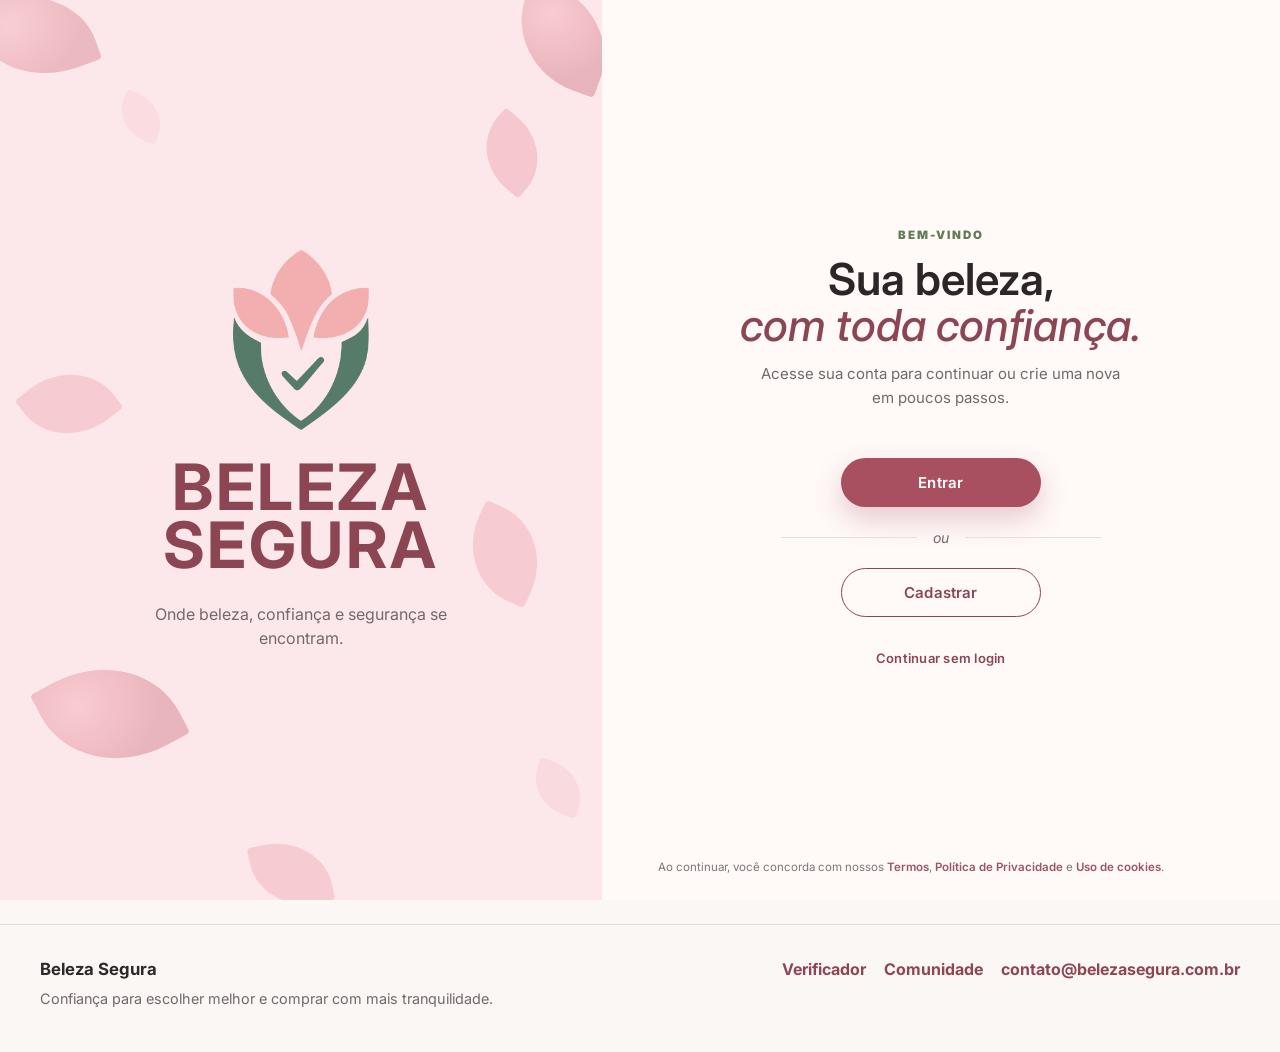
<file: login.html>
<!DOCTYPE html>
<html lang="pt-BR">

<head>
    <meta charset="UTF-8" />
    <meta name="viewport" content="width=device-width, initial-scale=1.0" />
    <title>Beleza Segura - Acesso</title>
    <link rel="icon" type="image/png" href="assets/images/Logo.png">
    <link rel="preconnect" href="https://fonts.googleapis.com">
    <link rel="preconnect" href="https://fonts.gstatic.com" crossorigin>
    <link
        href="https://fonts.googleapis.com/css2?family=Cormorant+Garamond:wght@500;600;700&family=Inter:wght@400;500;600&display=swap"
        rel="stylesheet">
    <link rel="stylesheet" href="assets/css/login.css" />
  <link rel="stylesheet" href="assets/css/theme.css">
<link rel="stylesheet" href="assets/css/site-polish.css">
<link rel="stylesheet" href="assets/css/modern.css">
<link rel="stylesheet" href="assets/css/initials.css">
</head>

<body>
    <div class="app-shell">
        <aside class="brand-panel">
            <span class="petal p1"></span>
            <span class="petal p2"></span>
            <span class="petal p3"></span>
            <span class="petal p4"></span>
            <span class="petal p5"></span>
            <span class="petal p6"></span>
            <span class="petal p7"></span>
            <span class="petal p8"></span>
            <span class="petal p9"></span>

            <div class="brand-inner">
                <div id="logo-area" class="logo-area">
                    <img id="logo-principal" class="logo-img" src="assets/images/Logo.png"
                        alt="SUA LOGO AQUI - troque o src deste img" />
                </div>

                <h1 class="brand-title">BELEZA<br>SEGURA</h1>
                <p class="brand-subtitle">Onde beleza, confiança e segurança se<br>encontram.</p>
            </div>
        </aside>

        <main class="form-panel">

            <!-- Tela de Boas-vindas -->
            <section id="view-welcome" class="view active">
                <div class="view-content welcome-content">
                    <div class="welcome-header">
                        <span class="eyebrow">BEM-VINDO</span>
                        <h2 class="main-title">Sua beleza,<br><em>com toda confiança.</em></h2>
                        <p class="main-subtitle">Acesse sua conta para continuar ou crie uma nova em poucos passos.</p>
                    </div>

                    <div class="actions">
                        <button id="btn-ir-login" class="btn btn-primary">Entrar</button>
                        <div class="divider"><span></span><i>ou</i><span></span></div>
                        <button id="btn-ir-cadastro" class="btn btn-outline">Cadastrar</button>
                        <a href="index.html" class="guest-access-link">Continuar sem login</a>
                    </div>
                </div>
                <footer class="form-footer">
                    Ao continuar, você concorda com nossos <a href="#">Termos</a>, <a href="#">Política de
                        Privacidade</a> e <a href="#">Uso de cookies</a>.
                </footer>
            </section>

            <!-- Tela de Login -->
            <section id="view-login" class="view">
                <button id="btn-voltar-login" class="back-link">
                    <svg width="16" height="16" viewBox="0 0 24 24" fill="none" stroke="currentColor" stroke-width="2">
                        <path d="M15 18l-6-6 6-6" />
                    </svg>
                    VOLTAR
                </button>
                <div class="view-content">
                    <h2 class="form-title">Fazer Login</h2>
                    <p class="form-subtitle">Informe seu e-mail cadastrado e sua senha.</p>

                    <form id="formLogin" onsubmit="Login(event)" class="form">
                        <div class="field">
                            <label for="emailLogin">E-MAIL</label>
                            <input id="emailLogin" class="input" type="email" placeholder="seu@email.com"
                                autocomplete="email" />
                        </div>
                        <div class="field">
                            <label for="SenhaLogin">SENHA</label>
                            <div class="input-wrapper">
                                <input id="SenhaLogin" class="input" type="password" placeholder="Digite sua senha"
                                    autocomplete="current-password" />
                                <button type="button" class="eye-btn" data-toggle-password="SenhaLogin"
                                    aria-label="Mostrar senha">
                                    <svg class="eye-off" width="20" height="20" viewBox="0 0 24 24" fill="none"
                                        stroke="#9B8F93" stroke-width="1.5">
                                        <path d="M3 3l18 18" />
                                        <path d="M10.6 10.6a2 2 0 002.8 2.8" />
                                        <path
                                            d="M9.88 5.09A10.94 10.94 0 0112 5c7 0 10 7 10 7a18.16 18.16 0 01-3.2 4.3" />
                                        <path
                                            d="M14.12 14.12A10.94 10.94 0 0112 15c-7 0-10-7-10-7a18.16 18.16 0 013.2-4.3" />
                                    </svg>
                                    <svg class="eye-on" width="20" height="20" viewBox="0 0 24 24" fill="none"
                                        stroke="#9B8F93" stroke-width="1.5">
                                        <path d="M1 12s4-8 11-8 11 8 11 8-4 8-11 8-11-8-11-8z" />
                                        <circle cx="12" cy="12" r="3" />
                                    </svg>
                                </button>
                            </div>
                        </div>
                        <div class="form-extra">
                            <a href="#" class="link-forgot">Esqueci a senha</a>
                        </div>
                        <button type="submit" class="btn btn-primary btn-full">Entrar</button>
                    </form>
                </div>
                <footer class="form-footer">
                    Ao continuar, você concorda com nossos <a href="#">Termos</a>, <a href="#">Política de
                        Privacidade</a> e <a href="#">Uso de cookies</a>.
                </footer>
            </section>

            <!-- Tela de Cadastro -->
            <section id="view-register" class="view">
                <button id="btn-voltar-cadastro" class="back-link">
                    <svg width="16" height="16" viewBox="0 0 24 24" fill="none" stroke="currentColor" stroke-width="2">
                        <path d="M15 18l-6-6 6-6" />
                    </svg>
                    VOLTAR
                </button>
                <div class="view-content">
                    <h2 class="form-title">Crie sua conta</h2>
                    <p class="form-subtitle">Cadastre-se para cuidar da sua beleza com mais segurança e confiança.</p>

                    <form id="formCadastro" onsubmit="Cadastrar(event)" class="form">
                        <div class="field">
                            <label for="nomeCompleto">NOME COMPLETO</label>
                            <input id="nomeCompleto" class="input" type="text" placeholder="Digite seu nome completo"
                                autocomplete="name" />
                        </div>
                        <div class="field">
                            <label for="emailCadastro">E-MAIL</label>
                            <input id="emailCadastro" class="input" type="email" placeholder="Digite seu e-mail"
                                autocomplete="email" />
                        </div>
                        <div class="field">
                            <label for="senhaCadastro">SENHA</label>
                            <div class="input-wrapper">
                                <input id="senhaCadastro" class="input" type="password" placeholder="Crie sua senha"
                                    autocomplete="new-password" />
                                <button type="button" class="eye-btn" data-toggle-password="senhaCadastro"
                                    aria-label="Mostrar senha">
                                    <svg class="eye-off" width="20" height="20" viewBox="0 0 24 24" fill="none"
                                        stroke="#9B8F93" stroke-width="1.5">
                                        <path d="M3 3l18 18" />
                                        <path d="M10.6 10.6a2 2 0 002.8 2.8" />
                                        <path
                                            d="M9.88 5.09A10.94 10.94 0 0112 5c7 0 10 7 10 7a18.16 18.16 0 01-3.2 4.3" />
                                        <path
                                            d="M14.12 14.12A10.94 10.94 0 0112 15c-7 0-10-7-10-7a18.16 18.16 0 013.2-4.3" />
                                    </svg>
                                    <svg class="eye-on" width="20" height="20" viewBox="0 0 24 24" fill="none"
                                        stroke="#9B8F93" stroke-width="1.5">
                                        <path d="M1 12s4-8 11-8 11 8 11 8-4 8-11 8-11-8-11-8z" />
                                        <circle cx="12" cy="12" r="3" />
                                    </svg>
                                </button>
                            </div>
                        </div>
                        <div class="field">
                            <label for="confirmarSenha">CONFIRMAR SENHA</label>
                            <div class="input-wrapper">
                                <input id="confirmarSenha" class="input" type="password"
                                    placeholder="Confirme sua senha" autocomplete="new-password" />
                                <button type="button" class="eye-btn" data-toggle-password="confirmarSenha"
                                    aria-label="Mostrar senha">
                                    <svg class="eye-off" width="20" height="20" viewBox="0 0 24 24" fill="none"
                                        stroke="#9B8F93" stroke-width="1.5">
                                        <path d="M3 3l18 18" />
                                        <path d="M10.6 10.6a2 2 0 002.8 2.8" />
                                        <path
                                            d="M9.88 5.09A10.94 10.94 0 0112 5c7 0 10 7 10 7a18.16 18.16 0 01-3.2 4.3" />
                                        <path
                                            d="M14.12 14.12A10.94 10.94 0 0112 15c-7 0-10-7-10-7a18.16 18.16 0 013.2-4.3" />
                                    </svg>
                                    <svg class="eye-on" width="20" height="20" viewBox="0 0 24 24" fill="none"
                                        stroke="#9B8F93" stroke-width="1.5">
                                        <path d="M1 12s4-8 11-8 11 8 11 8-4 8-11 8-11-8-11-8z" />
                                        <circle cx="12" cy="12" r="3" />
                                    </svg>
                                </button>
                            </div>
                        </div>
                        <button type="submit" class="btn btn-primary btn-full">Criar conta</button>
                    </form>
                </div>
                <footer class="form-footer">
                    Ao continuar, você concorda com nossos <a href="#">Termos</a>, <a href="#">Política de
                        Privacidade</a> e <a href="#">Uso de cookies</a>.
                </footer>
            </section>
        </main>
    </div>

    <script src="assets/js/script.js"></script>
  <script src="assets/js/shared-ui.js"></script>
</body>

</html>
</file>
<file: assets/css/login.css>
/* PALETA EXTRAÍDA DO SEU ARQUIVO */
:root {
  --primary: #c66f7d;
  --primary-btn: #a84f60;
  --secondary: #8c4653;
  --soft: #fce8eb;
  --bg-main: #fff9f8;
  --bg-card: #ffffff;
  --border: #e8dee1;
  --title: #2e2528;
  --text: #73686c;
  --placeholder: #9b8f93;
  --btn-selected: #7b474f;
  --shadow-primary: 0 12px 28px rgba(168, 79, 96, 0.28);
}

* {
  box-sizing: border-box;
  margin: 0;
  padding: 0;
}
html,
body {
  height: 100%;
}
body {
  font-family: "Inter", sans-serif;
  background: var(--bg-main);
  min-height: 100vh;
  height: 100vh;
  width: 100vw;
  overflow: hidden;
  color: var(--text);
}

.app-shell {
  width: 100vw;
  height: 100vh;
  min-height: 100vh;
  background: var(--bg-main);
  border-radius: 0;
  display: flex;
  overflow: hidden;
}

.brand-panel {
  width: 47%;
  background: var(--soft);
  position: relative;
  display: flex;
  align-items: center;
  justify-content: center;
  overflow: hidden;
  padding: 32px;
}
.brand-inner {
  position: relative;
  z-index: 2;
  text-align: center;
  display: flex;
  flex-direction: column;
  align-items: center;
  gap: 28px;
}
.logo-area {
  width: 180px;
  height: 180px;
  display: flex;
  align-items: center;
  justify-content: center;
  position: relative;
}
.logo-img {
  width: 100%;
  height: 100%;
  object-fit: contain;
  display: block;
}

.brand-title {
  font-family: "Cormorant Garamond", serif;
  font-weight: 700;
  font-size: 64px;
  line-height: 0.9;
  letter-spacing: 0.04em;
  color: var(--secondary);
  text-transform: uppercase;
}
.brand-subtitle {
  font-size: 16px;
  line-height: 1.5;
  color: var(--text);
  max-width: 320px;
}

.petal {
  position: absolute;
  background: radial-gradient(
    70% 70% at 30% 30%,
    #f4b5be 0%,
    #e79aa5 60%,
    #d98b97 100%
  );
  opacity: 0.55;
  border-radius: 4px 78% 4px 78%;
  z-index: 1;
}
.petal.p1 {
  width: 110px;
  height: 90px;
  left: -20px;
  top: -10px;
  transform: rotate(-20deg);
  opacity: 0.5;
}
.petal.p2 {
  width: 46px;
  height: 42px;
  left: 118px;
  top: 96px;
  transform: rotate(22deg);
  opacity: 0.35;
  background: #f7c7cd;
}
.petal.p3 {
  width: 98px;
  height: 92px;
  right: -10px;
  top: -8px;
  transform: rotate(20deg);
}
.petal.p4 {
  width: 68px;
  height: 62px;
  right: 56px;
  top: 122px;
  transform: rotate(40deg);
  background: #f1b0b8;
}
.petal.p5 {
  width: 82px;
  height: 72px;
  left: 28px;
  top: 368px;
  transform: rotate(-38deg);
  background: #f2b4bc;
}
.petal.p6 {
  width: 124px;
  height: 108px;
  left: 48px;
  bottom: 132px;
  transform: rotate(-28deg);
}
.petal.p7 {
  width: 78px;
  height: 84px;
  right: 58px;
  bottom: 304px;
  transform: rotate(24deg);
  background: #f2b4bc;
}
.petal.p8 {
  width: 52px;
  height: 48px;
  right: 18px;
  bottom: 88px;
  transform: rotate(18deg);
  background: #f7d0d5;
}
.petal.p9 {
  width: 76px;
  height: 68px;
  left: 42%;
  bottom: -8px;
  transform: rotate(-12deg);
  background: #f2b4bc;
}

.form-panel {
  width: 53%;
  background: var(--bg-main);
  position: relative;
  display: flex;
  flex-direction: column;
  padding: 32px 56px 24px;
}
.view {
  display: none;
  flex-direction: column;
  height: 100%;
}
.view.active {
  display: flex;
  animation: fadeInView 0.28s cubic-bezier(0.16, 1, 0.3, 1);
}
@keyframes fadeInView {
  from {
    opacity: 0;
    transform: translateY(6px);
  }
  to {
    opacity: 1;
    transform: translateY(0);
  }
}
.view-content {
  flex: 1;
  display: flex;
  flex-direction: column;
}

.back-link {
  background: none;
  border: none;
  font-weight: 600;
  font-size: 13px;
  letter-spacing: 0.06em;
  color: var(--title);
  display: inline-flex;
  align-items: center;
  gap: 8px;
  cursor: pointer;
  margin-bottom: 22px;
  width: fit-content;
}

.eyebrow {
  font-size: 13px;
  letter-spacing: 0.22em;
  color: var(--primary);
  font-weight: 600;
  margin-bottom: 14px;
  display: block;
}
.main-title {
  font-family: "Cormorant Garamond", serif;
  font-size: 44px;
  line-height: 1.05;
  color: var(--title);
  font-weight: 600;
}
.main-title em {
  font-style: italic;
  color: var(--secondary);
  font-weight: 500;
}
.main-subtitle {
  margin-top: 14px;
  font-size: 15px;
  line-height: 1.6;
  color: var(--text);
  max-width: 380px;
}
.welcome-content {
  justify-content: center;
  align-items: center;
  text-align: center;
  gap: 48px;
  padding-top: 40px;
  width: 100%;
  max-width: 440px;
  margin: 0 auto;
}
.welcome-header {
  width: 100%;
  display: flex;
  flex-direction: column;
  align-items: center;
}
.actions {
  width: 100%;
  display: flex;
  flex-direction: column;
  align-items: center;
  gap: 16px;
}
.actions .btn {
  min-width: 200px;
  width: auto;
  padding: 14px 42px;
}

.form-title {
  font-family: "Cormorant Garamond", serif;
  font-size: 38px;
  font-weight: 600;
  color: var(--secondary);
  letter-spacing: 0.02em;
}
.form-subtitle {
  margin-top: 8px;
  font-size: 14px;
  color: var(--text);
}
.form {
  margin-top: 28px;
  display: flex;
  flex-direction: column;
  gap: 18px;
}
.field {
  display: flex;
  flex-direction: column;
  gap: 8px;
}
.field label {
  font-size: 11px;
  letter-spacing: 0.12em;
  font-weight: 600;
  color: var(--text);
}
.input {
  width: 100%;
  background: var(--bg-card);
  border: 1px solid var(--border);
  border-radius: 14px;
  padding: 15px 16px;
  font-size: 14px;
  color: var(--title);
  outline: none;
  transition:
    border-color 0.2s,
    box-shadow 0.2s;
}
.input::placeholder {
  color: var(--placeholder);
}
.input:focus {
  border-color: var(--primary);
  box-shadow: 0 0 0 4px rgba(198, 111, 125, 0.12);
}
.input-wrapper {
  position: relative;
  display: flex;
  align-items: center;
}
.input-wrapper .input {
  padding-right: 44px;
}

.eye-btn {
  position: absolute;
  right: 8px;
  background: none;
  border: none;
  width: 36px;
  height: 36px;
  border-radius: 50%;
  display: grid;
  place-items: center;
  cursor: pointer;
}
.eye-btn .eye-on {
  display: none;
}
.eye-btn.showing .eye-off {
  display: none;
}
.eye-btn.showing .eye-on {
  display: block;
}

.form-extra {
  display: flex;
  justify-content: flex-end;
  margin-top: -4px;
}
.link-forgot {
  font-size: 13px;
  color: var(--secondary);
  text-decoration: none;
  font-weight: 500;
}
.link-forgot:hover {
  text-decoration: underline;
}

.btn {
  border-radius: 999px;
  padding: 16px 22px;
  font-size: 15px;
  font-weight: 600;
  cursor: pointer;
  transition: all 0.2s;
  border: 1px solid transparent;
  letter-spacing: 0.01em;
}
.btn-primary {
  background: var(--primary-btn);
  color: #fff;
  box-shadow: var(--shadow-primary);
}
.btn-primary:hover {
  background: var(--btn-selected);
  transform: translateY(-1px);
}
.btn-outline {
  background: transparent;
  border-color: var(--secondary);
  color: var(--secondary);
}
.btn-outline:hover {
  background: var(--soft);
}
.btn-full {
  width: 100%;
  margin-top: 8px;
}

.divider {
  display: flex;
  align-items: center;
  justify-content: center;
  gap: 16px;
  margin: 6px 0;
  color: var(--text);
  font-family: "Cormorant Garamond", serif;
  font-style: italic;
  width: 100%;
  max-width: 320px;
}
.divider span {
  flex: 1;
  height: 1px;
  background: var(--border);
}
.divider i {
  font-size: 14px;
}

.form-footer {
  margin-top: auto;
  padding-top: 24px;
  font-size: 11.5px;
  line-height: 1.5;
  color: var(--text);
  opacity: 0.9;
}
.form-footer a {
  color: var(--secondary);
  text-decoration: none;
  font-weight: 600;
}
.form-footer a:hover {
  text-decoration: underline;
}

@media (max-width: 960px) {
  html,
  body {
    overflow: auto;
  }
  .app-shell {
    flex-direction: column;
    height: auto;
    min-height: 100vh;
    overflow: auto;
  }
  .brand-panel,
  .form-panel {
    width: 100%;
  }
  .brand-panel {
    padding: 48px 24px;
    min-height: 50vh;
  }
  .brand-title {
    font-size: 48px;
  }
}


/* Responsividade mobile da tela de autenticação */
@media (max-width: 800px) {
  body { height: auto; min-height: 100vh; overflow-x: hidden; overflow-y: auto; }
  .app-shell { min-height: 100vh; height: auto; flex-direction: column; overflow: visible; }
  .brand-panel { width: 100%; min-height: 220px; padding: 24px 18px; }
  .brand-inner { gap: 12px; }
  .logo-area { width: 96px; height: 96px; }
  .brand-title { font-size: clamp(2rem, 9vw, 3.2rem); }
  .brand-subtitle { max-width: 310px; font-size: 13px; }
  .petal { transform: scale(.7); }
  .form-panel { width: 100%; min-height: calc(100vh - 220px); padding: 28px 20px 32px; }
  .view { height: auto; min-height: 100%; }
  .welcome-content { gap: 28px; padding-top: 12px; }
  .main-title { font-size: clamp(2rem, 8vw, 2.75rem); }
  .main-subtitle { font-size: 14px; }
}

@media (max-width: 420px) {
  .brand-panel { min-height: 190px; }
  .logo-area { width: 76px; height: 76px; }
  .form-panel { padding: 22px 16px 28px; }
  .main-title { font-size: 2rem; }
  .form-row { flex-direction: column; gap: 0; }
  .form-row > * { width: 100%; }
}


.guest-access-link {
  display: inline-flex;
  align-items: center;
  justify-content: center;
  width: 100%;
  min-height: 42px;
  margin-top: 4px;
  color: var(--secondary);
  font-size: 13px;
  font-weight: 600;
  text-decoration: none;
  letter-spacing: 0.02em;
  border: 1px solid transparent;
  border-radius: 999px;
  transition: color 0.2s ease, background-color 0.2s ease, border-color 0.2s ease;
}

.guest-access-link:hover,
.guest-access-link:focus-visible {
  color: var(--primary-btn);
  background-color: var(--soft);
  border-color: var(--border);
  outline: none;
}
</file>
<file: assets/css/theme.css>
:root{--bs-pink:#BB626D;--bs-pink-dark:#8F4653;--bs-pink-soft:#F6E8EA;--bs-green:#647B57;--bs-green-dark:#40563A;--bs-green-soft:#E8F0E5;--bs-ink:#30272A;--bs-muted:#74676B;--bs-bg:#FBF7F5;--bs-card:#FFFDFC;--bs-line:#E9D9D9;--bs-shadow:0 18px 45px rgba(77,46,53,.10);--bs-radius:22px}html{scroll-behavior:smooth}body{font-family:Inter,ui-sans-serif,system-ui,-apple-system,BlinkMacSystemFont,"Segoe UI",sans-serif!important;background:var(--bs-bg)!important;color:var(--bs-ink)!important}*,button,input,textarea,select{font-family:inherit!important}.top-bar{position:sticky!important;top:12px!important;z-index:800!important;background:rgba(255,253,252,.94)!important;border:1px solid var(--bs-line)!important;box-shadow:0 12px 32px rgba(77,46,53,.12)!important;backdrop-filter:blur(16px)!important}.logo-text,.nav-item:hover .nav-label,.nav-item.active .nav-label{color:var(--bs-pink)!important}.nav-item:hover .nav-icon,.nav-item.active .nav-icon{background:var(--bs-pink)!important;border-color:var(--bs-pink)!important;box-shadow:0 8px 18px rgba(187,98,109,.28)!important}.icon-btn:hover{background:var(--bs-pink-soft)!important;color:var(--bs-pink-dark)!important}.side-menu{background:linear-gradient(180deg,#fffaf9,var(--bs-pink-soft))!important}.menu-item{background:#fff!important;border:1px solid var(--bs-line)!important}.menu-item:hover{background:var(--bs-pink-soft)!important}.main-content{max-width:1280px!important}.banner-card-full,.carousel-container-full{width:100%!important}.banner-card-full{height:auto!important;aspect-ratio:1280/448!important;min-height:0!important}.banner-img-full{width:100%!important;height:100%!important;object-fit:cover!important}.section-title,.page-title{color:var(--bs-ink)!important}.product-card,.community-card,.profile-card,.card-input-box,.card-result-box,.community-feedback-section{border-color:var(--bs-line)!important;box-shadow:var(--bs-shadow)!important;background:var(--bs-card)!important}.trust-badge,.badge-row{color:var(--bs-green-dark)!important}.btn-blog,.verify-button,.btn-novo-topico{background:var(--bs-pink)!important}.btn-blog:hover,.verify-button:hover,.btn-novo-topico:hover{background:var(--bs-pink-dark)!important}.security-content{background:linear-gradient(135deg,var(--bs-pink-soft),#fff)!important;border-color:#e8c4c9!important}.security-icon-wrapper{background:var(--bs-green)!important}.security-content h2{color:var(--bs-pink-dark)!important}.bs-footer{max-width:1280px;margin:24px auto 0;padding:34px 40px 42px;border-top:1px solid var(--bs-line);display:flex;justify-content:space-between;align-items:flex-start;gap:24px;color:var(--bs-muted)}.bs-footer strong{display:block;color:var(--bs-ink);font-size:1.05rem;margin-bottom:8px}.bs-footer p{margin:0;line-height:1.6;font-size:.9rem}.bs-footer-links{display:flex;flex-wrap:wrap;gap:18px}.bs-footer a{color:var(--bs-pink-dark);font-weight:700;text-decoration:none}.bs-footer a:hover{text-decoration:underline}.back-to-top{position:fixed;right:24px;bottom:24px;width:46px;height:46px;border:0;border-radius:50%;background:var(--bs-green);color:#fff;display:grid;place-items:center;box-shadow:0 10px 24px rgba(64,86,58,.28);cursor:pointer;z-index:700;opacity:0;transform:translateY(15px);pointer-events:none;transition:.25s}.back-to-top.visible{opacity:1;transform:none;pointer-events:auto}.product-modal{position:fixed;inset:0;z-index:1200;display:none;align-items:center;justify-content:center;padding:20px;background:rgba(48,39,42,.58)}.product-modal.is-open{display:flex}.product-modal-card{width:min(620px,100%);max-height:90vh;overflow:auto;background:var(--bs-card);border-radius:28px;box-shadow:0 25px 80px rgba(34,18,23,.28);padding:28px;position:relative}.product-modal-close{position:absolute;right:18px;top:18px;border:0;background:var(--bs-pink-soft);color:var(--bs-pink-dark);border-radius:50%;width:38px;height:38px;cursor:pointer;font-size:1.35rem}.product-modal-grid{display:grid;grid-template-columns:180px 1fr;gap:24px;align-items:center}.product-modal-grid img{width:180px;height:180px;object-fit:cover;border-radius:20px}.product-modal-kicker{font-size:.75rem;text-transform:uppercase;letter-spacing:.12em;color:var(--bs-green);font-weight:800}.product-modal-card h2{margin:6px 0 8px;color:var(--bs-ink)}.product-modal-card p{color:var(--bs-muted);line-height:1.6}.modal-score{display:inline-flex;padding:8px 12px;background:var(--bs-green-soft);color:var(--bs-green-dark);font-weight:800;border-radius:999px}.modal-checks{display:grid;grid-template-columns:1fr 1fr;gap:8px;margin:18px 0}.modal-checks span{font-size:.85rem;color:var(--bs-muted)}.modal-checks span::before{content:'✓';color:var(--bs-green);font-weight:900;margin-right:6px}.modal-cta{display:inline-flex;background:var(--bs-pink);color:#fff;padding:13px 18px;border-radius:14px;text-decoration:none;font-weight:800}.hero-verifier-link{display:inline-flex;align-items:center;gap:10px;background:var(--bs-green);color:#fff;padding:14px 20px;border-radius:14px;text-decoration:none;font-weight:800;box-shadow:0 10px 22px rgba(64,86,58,.22)}.hero-verifier-link:hover{background:var(--bs-green-dark)}@media(max-width:700px){.bs-footer{padding:28px 18px;display:block}.bs-footer-links{margin-top:18px}.product-modal-grid{grid-template-columns:1fr}.product-modal-grid img{width:100%;height:180px}.modal-checks{grid-template-columns:1fr 1fr}.back-to-top{right:16px;bottom:16px}}
</file>
<file: assets/css/site-polish.css>
:root {
  --ink: #30272a;
  --muted: #74676b;
  --rose: #bb626d;
  --rose-deep: #8f4653;
  --rose-pale: #f6e8ea;
  --sage: #647b57;
  --sage-deep: #40563a;
  --sage-pale: #e8f0e5;
  --paper: #fffdfb;
  --canvas: #fbf7f5;
  --line: #eadbd9;
  --shadow: 0 18px 48px rgba(78, 48, 55, .10);
}

html { background: var(--canvas); scroll-behavior: smooth; }
body {
  min-height: 100vh;
  background: var(--canvas) !important;
  color: var(--ink) !important;
  font-family: Inter, ui-sans-serif, system-ui, -apple-system, BlinkMacSystemFont, "Segoe UI", sans-serif !important;
}
*, button, input, textarea, select { font-family: inherit !important; }
.app-container { min-height: 100vh; background: var(--canvas) !important; }

/* Navbar única em todas as páginas */
.top-bar,
.app-container > .top-bar {
  position: sticky !important;
  top: 14px !important;
  z-index: 800 !important;
  display: flex !important;
  align-items: center !important;
  width: min(calc(100% - 48px), 1280px) !important;
  height: 84px !important;
  min-height: 84px !important;
  margin: 14px auto 28px !important;
  padding: 12px 22px !important;
  gap: 20px !important;
  overflow: visible !important;
  background: rgba(255, 253, 251, .96) !important;
  border: 1px solid var(--line) !important;
  border-radius: 22px !important;
  box-shadow: 0 12px 36px rgba(78, 48, 55, .12) !important;
  backdrop-filter: blur(16px);
  transition: box-shadow .25s ease, transform .25s ease !important;
}
.top-bar.is-scrolled { box-shadow: 0 16px 42px rgba(78, 48, 55, .18) !important; }
.top-bar-left, .top-bar-right { display: flex !important; align-items: center !important; gap: 14px !important; min-width: 0; }
.top-bar-left { flex: 0 0 auto; }
.top-bar-right { flex: 0 0 auto; margin-left: auto; }
.logo { display: flex !important; align-items: center !important; gap: 10px !important; white-space: nowrap; }
.logo img { width: 38px !important; height: 38px !important; object-fit: contain !important; }
.logo-text { color: var(--rose) !important; font-size: 1.25rem !important; font-weight: 900 !important; letter-spacing: -.03em; }
.icon-btn { display: grid !important; width: 42px !important; height: 42px !important; flex: 0 0 42px !important; place-items: center !important; color: var(--ink) !important; background: var(--paper) !important; border: 1px solid var(--line) !important; border-radius: 50% !important; cursor: pointer; transition: .2s ease !important; }
.icon-btn:hover { color: var(--rose-deep) !important; background: var(--rose-pale) !important; transform: translateY(-2px); }
.search-container { position: relative; flex: 1 1 420px !important; min-width: 180px; max-width: 520px !important; margin: 0 auto; }
.search-input { width: 100% !important; height: 46px !important; padding: 0 18px 0 46px !important; color: var(--ink) !important; background: #f8f2f3 !important; border: 1px solid transparent !important; border-radius: 999px !important; outline: none !important; }
.search-input:focus { background: #fff !important; border-color: var(--rose) !important; box-shadow: 0 0 0 4px rgba(187, 98, 109, .12) !important; }
.search-icon { position: absolute; left: 17px; top: 50%; width: 18px; height: 18px; color: var(--muted); transform: translateY(-50%); }
.web-nav { display: flex !important; align-items: center !important; gap: 6px !important; }
.nav-item { width: 64px !important; min-height: 58px !important; display: flex !important; flex-direction: column !important; align-items: center !important; justify-content: center !important; gap: 4px !important; color: var(--muted) !important; text-decoration: none !important; font-size: .62rem !important; font-weight: 800 !important; }
.nav-icon { display: grid !important; width: 38px !important; height: 38px !important; place-items: center !important; background: transparent !important; border: 1px solid var(--line) !important; border-radius: 50% !important; transition: .2s ease !important; }
.nav-icon svg { width: 18px !important; height: 18px !important; }
.nav-item:hover .nav-icon, .nav-item.active .nav-icon { color: #fff !important; background: var(--rose) !important; border-color: var(--rose) !important; box-shadow: 0 8px 18px rgba(187, 98, 109, .28) !important; transform: translateY(-2px); }
.nav-item:hover .nav-label, .nav-item.active .nav-label { color: var(--rose) !important; }

/* Layouts e cards compartilhados */
.main-content { width: 100% !important; max-width: 1280px !important; margin: 0 auto !important; }
.product-card, .community-card, .profile-card, .card-input-box, .card-result-box, .community-feedback-section, .post-card, .topic-card { background: var(--paper) !important; border-color: var(--line) !important; box-shadow: var(--shadow) !important; }
.product-card, .community-card, .post-card, .topic-card { transition: transform .25s ease, box-shadow .25s ease; }
.product-card:hover, .community-card:hover, .post-card:hover, .topic-card:hover { transform: translateY(-4px); box-shadow: 0 24px 56px rgba(78, 48, 55, .16) !important; }
.side-menu { background: linear-gradient(180deg, #fffdfb, var(--rose-pale)) !important; }
.menu-item { background: rgba(255, 255, 255, .78) !important; border: 1px solid var(--line) !important; }
.menu-item:hover { background: #fff !important; }

/* CTA principal da landing */
.hero-verifier-link { position: relative; display: inline-flex !important; align-items: center; justify-content: center; gap: 12px; min-height: 54px; padding: 0 24px !important; overflow: hidden; color: #fff !important; background: linear-gradient(135deg, var(--sage), var(--sage-deep)) !important; border: 1px solid rgba(255,255,255,.28); border-radius: 16px !important; box-shadow: 0 14px 28px rgba(64, 86, 58, .26) !important; font-weight: 900 !important; text-decoration: none !important; transition: transform .25s ease, box-shadow .25s ease, filter .25s ease !important; }
.hero-verifier-link::before { content: ""; position: absolute; inset: 0 auto 0 -120%; width: 70%; background: linear-gradient(100deg, transparent, rgba(255,255,255,.34), transparent); transform: skewX(-18deg); transition: left .65s ease; }
.hero-verifier-link:hover { filter: saturate(1.12); transform: translateY(-4px); box-shadow: 0 20px 34px rgba(64, 86, 58, .34) !important; }
.hero-verifier-link:hover::before { left: 140%; }
.hero-verifier-link svg { transition: transform .25s ease; }
.hero-verifier-link:hover svg { transform: translateX(5px); }
.security-content { background: linear-gradient(135deg, var(--rose-pale), #fffdfb) !important; border-color: #eac8cd !important; box-shadow: var(--shadow); }
.security-icon-wrapper { background: var(--sage) !important; }

/* Banners e comunidade */
.banner-section-full { max-width: 1280px; margin: 0 auto 34px; }
.banner-card-full { aspect-ratio: 1280 / 448 !important; min-height: 0 !important; overflow: hidden !important; border-radius: 24px !important; box-shadow: var(--shadow); }
.banner-img-full, .scam-slide img { width: 100% !important; height: 100% !important; object-fit: cover !important; }
.scam-alert-banner { height: auto !important; aspect-ratio: 1280 / 448; border-radius: 24px !important; box-shadow: var(--shadow) !important; }

/* Comentários restaurados do resultado */
.experience-comments { margin-top: 22px; padding-top: 24px; border-top: 1px solid var(--line); }
.experience-comments-header { display: flex; align-items: end; justify-content: space-between; gap: 18px; margin-bottom: 16px; }
.experience-comments h3 { margin: 0; color: var(--ink); font-size: 1.15rem; }
.experience-comments-header p { margin: 4px 0 0; color: var(--muted); font-size: .88rem; }
.experience-comments-badge { display: inline-flex; align-items: center; gap: 6px; padding: 8px 11px; color: var(--sage-deep); background: var(--sage-pale); border-radius: 999px; font-size: .75rem; font-weight: 900; white-space: nowrap; }
.comments-grid { display: grid; grid-template-columns: repeat(3, minmax(0, 1fr)); gap: 12px; }
.comment-card { padding: 16px; background: #fff; border: 1px solid var(--line); border-radius: 17px; }
.comment-stars { color: #d69a32; letter-spacing: 2px; font-size: .82rem; }
.comment-card blockquote { margin: 10px 0 14px; color: var(--ink); font-size: .9rem; line-height: 1.55; }
.comment-author { display: flex; align-items: center; gap: 9px; color: var(--muted); font-size: .78rem; font-weight: 800; }
.comment-avatar { width: 30px; height: 30px; object-fit: cover; border-radius: 50%; }
.verified-comment { color: var(--sage-deep); font-size: .7rem; font-weight: 900; }

/* Rodapé e voltar ao topo */
.bs-footer { max-width: 1280px !important; margin: 24px auto 0 !important; border-color: var(--line) !important; }
.back-to-top { background: var(--sage) !important; }
button:focus-visible, a:focus-visible, textarea:focus-visible, input:focus-visible { outline: 3px solid rgba(100, 123, 87, .45); outline-offset: 3px; }

@media (max-width: 900px) {
  .top-bar, .app-container > .top-bar { width: calc(100% - 28px) !important; margin: 10px auto 22px !important; }
  .top-bar-right { gap: 4px !important; }
  .nav-item { width: 56px !important; }
  .search-container { max-width: 360px !important; }
}
@media (max-width: 680px) {
  .top-bar, .app-container > .top-bar { top: 8px !important; height: 70px !important; min-height: 70px !important; padding: 10px 12px !important; border-radius: 18px !important; }
  .logo-text { display: none !important; }
  .search-container { display: none !important; }
  .top-bar-right { margin-left: auto !important; }
  .nav-item { width: 50px !important; min-height: 50px !important; font-size: 0 !important; }
  .nav-icon { width: 36px !important; height: 36px !important; }
  .main-content { padding-left: 14px !important; padding-right: 14px !important; }
  .banner-card-full, .scam-alert-banner { border-radius: 16px !important; }
  .comments-grid { grid-template-columns: 1fr; }
  .experience-comments-header { display: block; }
  .experience-comments-badge { margin-top: 12px; }
}
</file>
<file: assets/css/modern.css>
/* Sistema visual v3: dimensões, catálogo real e comunidade */
.top-bar,.app-container>.top-bar{width:min(calc(100% - 40px),1270px)!important;height:78px!important;min-height:78px!important;margin:14px auto 24px!important;padding:10px 18px!important;border-radius:20px!important;position:sticky!important;top:12px!important;z-index:900!important}
.top-bar-left,.top-bar-right{gap:12px!important}.search-container{max-width:500px!important}.web-nav{gap:4px!important}.nav-item{width:62px!important;min-height:56px!important}.nav-icon{width:36px!important;height:36px!important}.notification-btn{display:none!important}
.banner-section-full{width:min(100%,1270px)!important;margin:0 auto 30px!important}.banner-card-full{width:100%!important;aspect-ratio:1270/372.06!important;height:auto!important;border-radius:22px!important}.banner-img-full{width:100%!important;height:100%!important;object-fit:cover!important}
.section-heading-row{display:flex;align-items:end;justify-content:space-between;gap:18px;margin-bottom:18px}.eyebrow{display:block;color:#647b57;font-size:.72rem;font-weight:900;letter-spacing:.16em}.product-count{padding:8px 12px;color:#40563a;background:#e8f0e5;border-radius:999px;font-size:.78rem;font-weight:900}.product-grid{display:grid!important;grid-template-columns:repeat(5,minmax(0,1fr));gap:16px;overflow:visible!important}.product-card{min-width:0!important;display:flex!important;flex-direction:column!important;overflow:hidden;border:1px solid #eadbd9!important;border-radius:20px!important;background:#fffdfb!important}.product-img-wrapper{position:relative!important;height:210px!important;background:#f7eff0!important}.product-img{width:100%!important;height:100%!important;object-fit:contain!important;padding:16px!important}.official-mark{position:absolute;left:12px;top:12px;padding:5px 8px;color:#40563a;background:#e8f0e5;border-radius:999px;font-size:.65rem;font-weight:900}.product-info{display:flex!important;flex:1;flex-direction:column!important;padding:16px!important}.product-brand{color:#8f4653;font-size:.7rem;font-weight:900;text-transform:uppercase;letter-spacing:.04em}.product-title{min-height:42px;margin:7px 0!important;font-size:.95rem!important;line-height:1.25}.price-row{display:flex!important;align-items:center;justify-content:space-between;gap:8px;margin-top:auto;padding-top:12px}.price{color:#40563a;font-size:1rem;font-weight:900}.product-buy-link{display:inline-flex;align-items:center;gap:4px;color:#8f4653;font-size:.72rem;font-weight:900;text-decoration:none}.product-buy-link:hover{text-decoration:underline}.product-buy-link svg{width:14px}.favorite-btn{z-index:2!important}.category-item{cursor:pointer!important}.category-item.active{transform:translateY(-2px)}
/* comunidade */.filters-container{display:flex;flex-wrap:wrap;gap:9px;margin:20px 0}.filter-btn{display:inline-flex;align-items:center;gap:7px;padding:10px 15px;color:#74676b;background:#fffdfb;border:1px solid #eadbd9;border-radius:999px;font-weight:800;cursor:pointer;transition:.2s}.filter-btn:hover,.filter-btn.active{color:#fff;background:#bb626d;border-color:#bb626d;box-shadow:0 8px 18px rgba(187,98,109,.2)}.community-feed{display:grid;gap:16px}.post-card{display:flex;gap:16px!important;padding:20px!important;border:1px solid #eadbd9!important;border-radius:20px!important;background:#fffdfb!important;box-shadow:0 16px 36px rgba(78,48,55,.08)!important}.post-avatar img,.post-avatar{width:48px!important;height:48px!important;border-radius:50%!important;object-fit:cover!important}.post-content{min-width:0;flex:1}.post-meta{display:flex;align-items:center;flex-wrap:wrap;gap:8px}.post-title{margin:10px 0 6px!important}.post-text{color:#74676b;line-height:1.6}.post-actions{display:flex;gap:8px;margin-top:14px}.action-btn{display:inline-flex!important;align-items:center;gap:7px!important;padding:8px 11px!important;color:#74676b!important;background:#f8f2f3!important;border:1px solid #eadbd9!important;border-radius:999px!important;cursor:pointer!important}.action-btn:hover,.action-btn.liked{color:#8f4653!important;background:#f6e8ea!important}.action-btn.liked svg{fill:#bb626d!important;color:#bb626d!important}.comments-section{margin-top:14px;padding-top:14px;border-top:1px solid #eadbd9}.comment-item{display:flex;align-items:flex-start;gap:10px;margin:10px 0}.comment-item>img{width:32px;height:32px;object-fit:cover;border-radius:50%}.comment-bubble{padding:10px 12px;background:#f8f2f3;border-radius:12px}.comment-bubble p{margin:3px 0;color:#74676b;font-size:.85rem}.comment-input-box{display:flex;gap:8px;margin-top:12px}.comment-input-box input{flex:1;padding:10px 12px;border:1px solid #eadbd9;border-radius:12px}.comment-input-box button{display:grid;width:40px;place-items:center;color:#fff;background:#647b57;border:0;border-radius:12px;cursor:pointer}.community-header{align-items:center}.btn-novo-topico{background:linear-gradient(135deg,#bb626d,#8f4653)!important;box-shadow:0 10px 20px rgba(143,70,83,.22)!important}
@media(max-width:1100px){.product-grid{grid-template-columns:repeat(3,minmax(0,1fr))}}@media(max-width:680px){.top-bar,.app-container>.top-bar{height:68px!important;min-height:68px!important;width:calc(100% - 24px)!important}.product-grid{grid-template-columns:repeat(2,minmax(0,1fr));gap:10px}.product-img-wrapper{height:150px!important}.product-info{padding:12px!important}.product-title{font-size:.82rem!important}.price-row{display:block!important}.product-buy-link{margin-top:8px}.post-card{padding:15px!important}.post-avatar img,.post-avatar{width:38px!important;height:38px!important}}
</file>
<file: assets/css/initials.css>
/* Avatares tipográficos: nenhuma foto de pessoa é necessária para identificar usuários. */
.initial-avatar{display:inline-grid;place-items:center;flex:0 0 auto;width:44px;height:44px;border-radius:50%;color:#fff;background:linear-gradient(135deg,#bb626d,#8f4653);font-size:1rem;font-weight:900;line-height:1;letter-spacing:.02em;box-shadow:0 5px 14px rgba(143,70,83,.2);font-family:inherit;text-transform:uppercase}
.initial-avatar.profile-avatar{width:100%;height:100%;font-size:1.6rem;background:linear-gradient(135deg,#bb626d,#647b57);box-shadow:none}
.initial-avatar.avatar-img{width:100%;height:100%;font-size:2.25rem;background:linear-gradient(135deg,#bb626d,#647b57);box-shadow:none}
.initial-avatar.user-avatar{width:58px;height:58px;font-size:1.25rem}
.initial-avatar.comment-avatar{width:30px;height:30px;font-size:.75rem;box-shadow:none}
.post-avatar .initial-avatar{width:48px;height:48px}.comment-item>.initial-avatar{width:32px;height:32px;font-size:.7rem;box-shadow:none}
.community-user>.initial-avatar{width:42px;height:42px}.comment-author>.initial-avatar{margin-right:9px}
@media(max-width:680px){.post-avatar .initial-avatar{width:38px;height:38px}.initial-avatar.user-avatar{width:48px;height:48px}}
</file>
